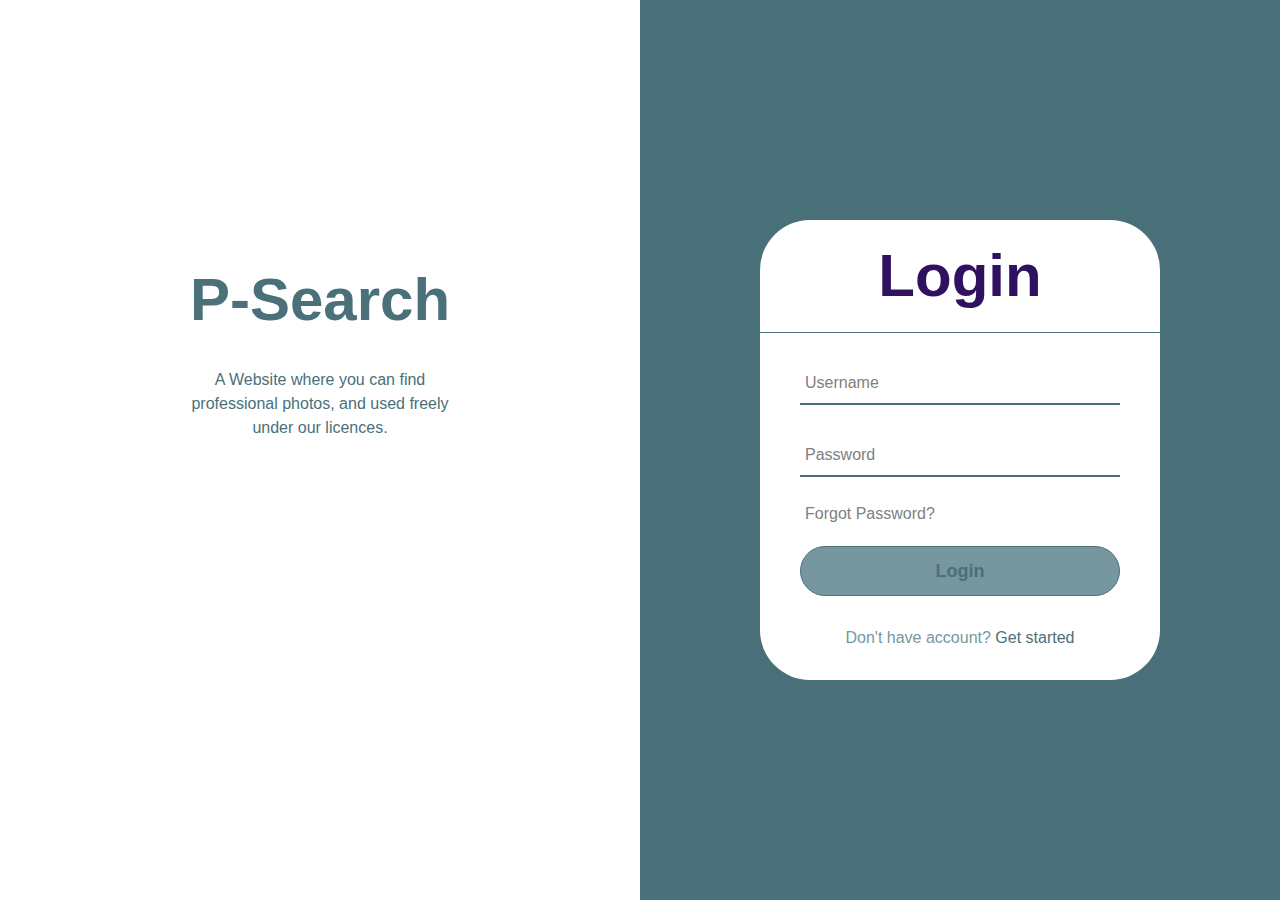
<file: WCT-PSearch v4/Login.html>
<!DOCTYPE html>
<html lang="en" dir="ltr">
  <head>
    <meta charset="utf-8">
    <link rel="stylesheet" href="https://maxcdn.bootstrapcdn.com/bootstrap/4.0.0/css/bootstrap.min.css" integrity="sha384-Gn5384xqQ1aoWXA+058RXPxPg6fy4IWvTNh0E263XmFcJlSAwiGgFAW/dAiS6JXm" crossorigin="anonymous">

    <title>Log in | P-Search</title>
    <link rel="icon" href="logo.png" type="images type">
    <link rel="stylesheet" href="Style/login.css">
  </head>
  <style>
    h1{
      font-size: 60px;
      font-weight: bolder;
      color: rgba(48,17,95,255);
    }
    h2{
      font-size: 60px;
      font-weight: bolder;
    }
  </style>
  <body>
    <div class="row no-gutters">
      <div class="col no-gutters">
        <div class="left-side"><br><br><br><br><br><br><br><br><br><br><br>
          <div class="text"><h2>P-Search </h2> <br>
            <p>A Website where you can find <br>professional photos, and used freely <br>under our licences.</p>
          </div>
          <!-- <button class="button">Join Us Now</button> -->
        </div>
      </div>
      <div class="col no-gutters">
        <div class="right-side">
          <div class="center">
            <h1>Login</h1>
            <form method="post">
              <div class="txt_field">
                <input type="text" required>
                <span></span>
                <label>Username</label>
              </div>
              <div class="txt_field">
                <input type="password" required>
                <span></span>
                <label>Password</label>
              </div>
              <div class="pass">Forgot Password?</div>
              <input type="submit" value="Login">
              <div class="signup_link">
                Don't have account? <a href="#">Get started</a>
              </div>
            </form>
          </div>
        </div>
      </div>
    </div>
  </body>
</html>
</file>
<file: WCT-PSearch v4/Style/login.css>
*{
  margin: 0;
  padding: 0;
  box-sizing: border-box;
  font-family: "Poppins", sans-serif;
}
body{
  margin: 0;
  padding: 0;
  background: linear-gradient(120deg,#2980b9, #4a707a);
  height: 100vh;
  overflow: hidden;
}
.center{
  position: absolute;
  top: 50%;
  left: 50%;
  transform: translate(-50%, -50%);
  width: 400px;
  background: white;
  border-radius: 50px;
  box-shadow: 10px 10px 15px #4a707a;
}
.center h1{
  text-align: center;
  padding: 20px 0;
  border-bottom: 1px solid #4a707a;
}
.center form{
  padding: 0 40px;
  box-sizing: border-box;
}
form .txt_field{
  position: relative;
  border-bottom: 2px solid #4a707a;
  margin: 30px 0;
}
.txt_field input{
  width: 100%;
  padding: 0 5px;
  height: 40px;
  font-size: 16px;
  border: none;
  background: none;
  outline: none;
}
.txt_field label{
  position: absolute;
  top: 50%;
  left: 5px;
  color: gray;
  transform: translateY(-50%);
  font-size: 16px;
  pointer-events: none;
  transition: .5s;
}
.txt_field span::before{
  content: '';
  position: absolute;
  top: 40px;
  left: 0;
  width: 0%;
  height: 2px;
  background: gray;
  transition: .5s;
}
.txt_field input:focus ~ label,
.txt_field input:valid ~ label{
  top: -5px;
  color: gray;
}
.txt_field input:focus ~ span::before,
.txt_field input:valid ~ span::before{
  width: 100%;
}
.pass{
  margin: -5px 0 20px 5px;
  color: gray;
  cursor: pointer;
}
.pass:hover{
  text-decoration: underline;
}
input[type="submit"]{
  width: 100%;
  height: 50px;
  border: 1px solid;
  background: #7697a0;
  border-radius: 25px;
  font-size: 18px;
  color: #4a707a;
  font-weight: 700;
  cursor: pointer;
  outline: none;
}
input[type="submit"]:hover{
  border-color: white;
  transition: .5s;
}
.signup_link{
  margin: 30px 0;
  text-align: center;
  font-size: 16px;
  color: #7697a0;
}
.signup_link a{
  color: #4a707a;
  text-decoration: none;
}
.signup_link a:hover{
  text-decoration: underline;
}

.left-side, .right-side{
    height: 100vh;
    width: 100%;
}
.left-side{
    background: white;
}
.right-side{
    background: #4a707a;
}
.text{
    text-align: center;
    
}
.button {
    background-color:#4a707a;
    border: none;
    color: white;
    font-weight: bolder;
    padding: 15px 32px;
    text-align: center;
    text-decoration: none;
    display: inline-block;
    font-size: 16px;
    margin: 4px 2px;
    cursor: pointer;
    border-radius: 50px;
    position: absolute;
    left: 40%;
    top: 50%;

  }
.text{
    text-align: center;
    color: #4a707a; /*kras*/
    /* color: #7697a0; sral*/
}
</file>
